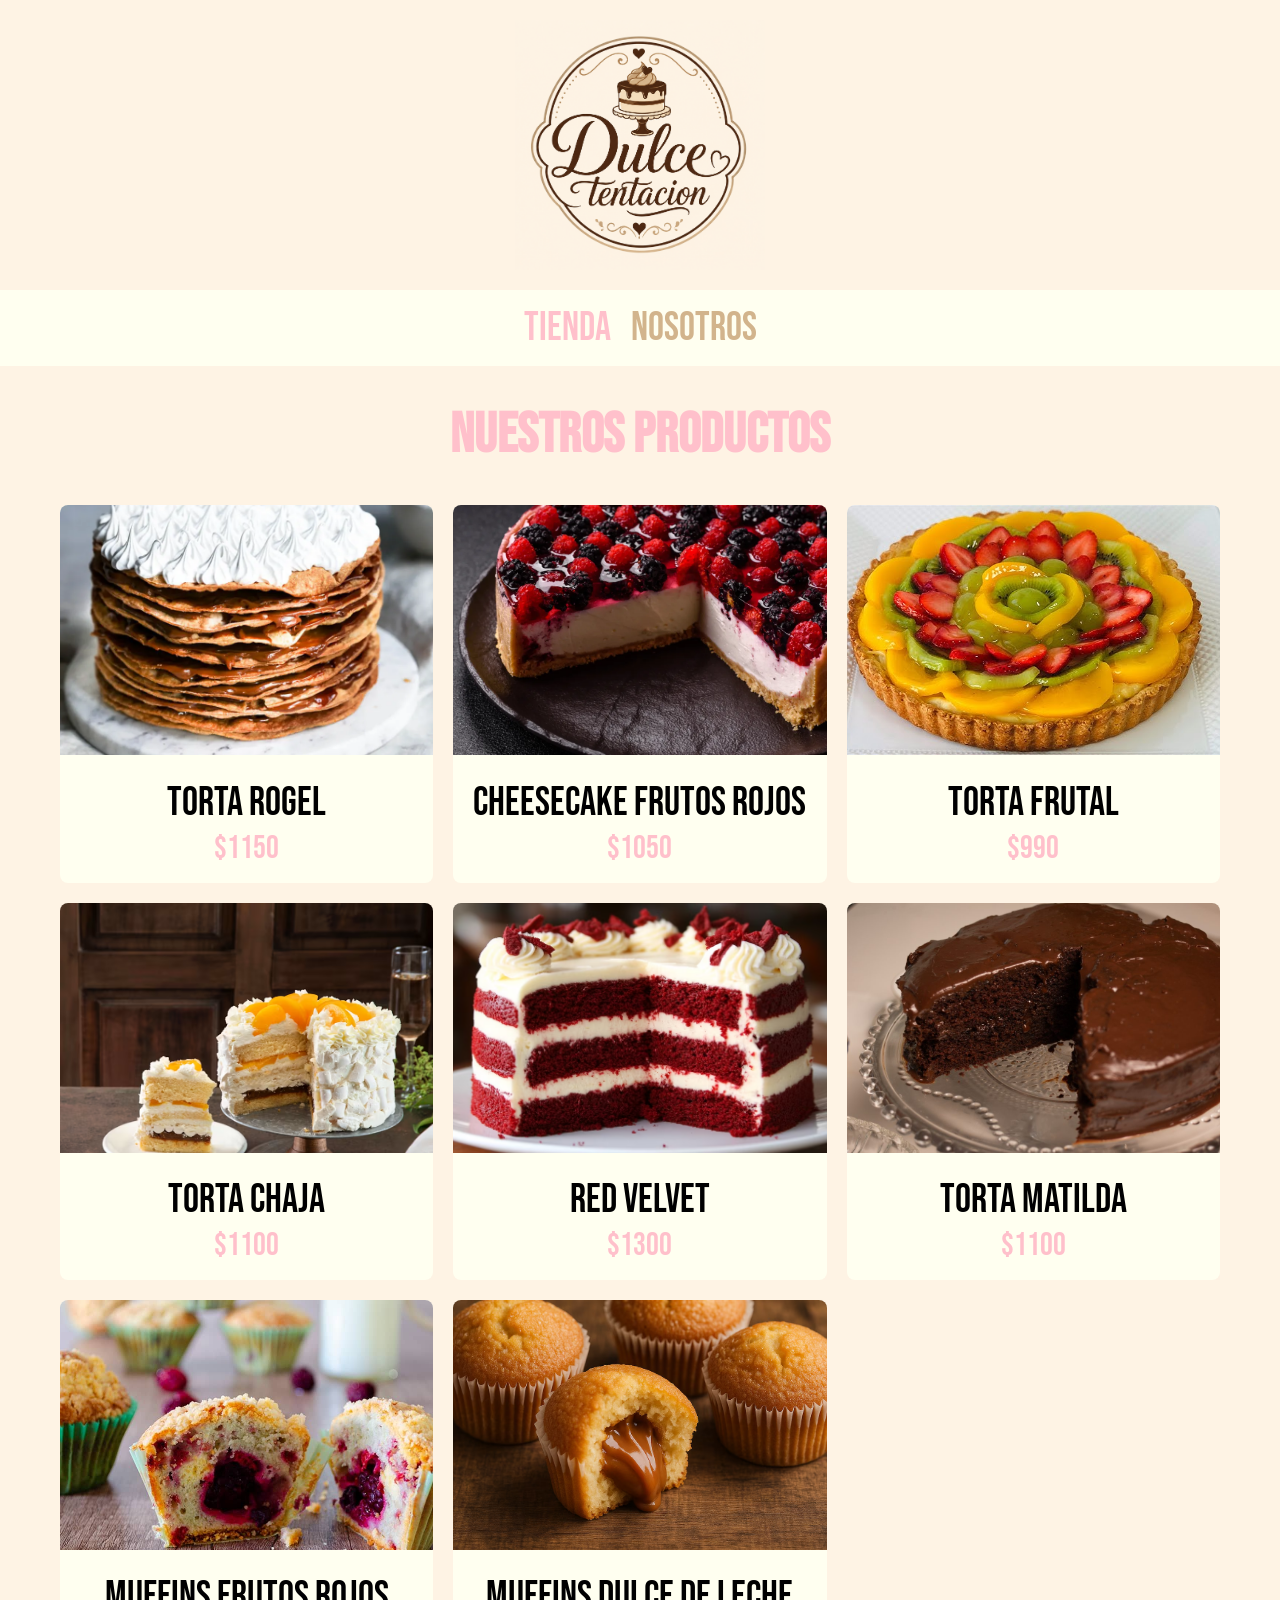
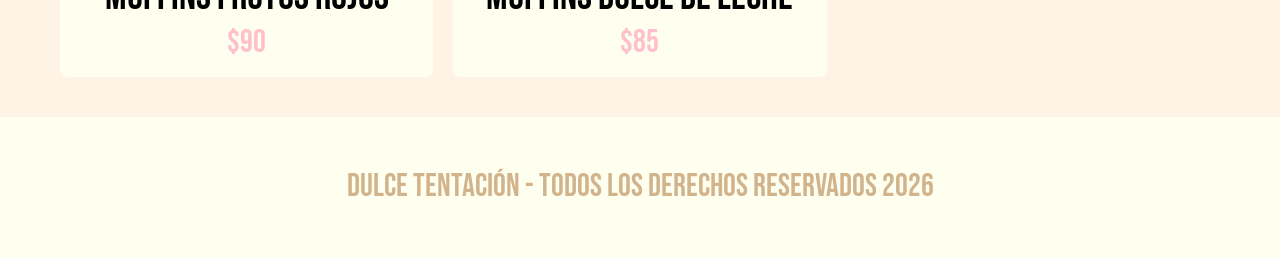
<file: index/index.html>
<!DOCTYPE html>
<html lang="es">
    <head>
        <meta charset="UTF-8">
        <meta name="viewport" content="width=device-width, initial-scale=1.0">
        <title>Dulce Tentación</title>

        <link rel="stylesheet" href="style/normalize.css">

        <link rel="preconnect" href="https://fonts.googleapis.com">
        <link rel="preconnect" href="https://fonts.gstatic.com" crossorigin>

        <link
            href="https://fonts.googleapis.com/css2?family=Bebas+Neue&display=swap"
            rel="stylesheet">

        <link rel="stylesheet" href="style/style.css">
    </head>

    <body>

        <header class="header">
            <a href="index.html">
                <img class="header__logo"
                    src="img/dulcetentacion marron beige.png"
                    alt="Logotipo Dulce Tentación">
            </a>
        </header>

        <nav class="navegacion">
            <a class="navegacion__enlace navegacion__enlace--activo"
                href="index.html">
                Tienda
            </a>

            <a class="navegacion__enlace" href="nosotros.html">
                Nosotros
            </a>
        </nav>

        <main class="contenedor">

            <h1>Nuestros Productos</h1>

            <div class="grid">

                <div class="producto">
                    <a href="producto.html">
                        <img class="producto__imagen" src="img/tortarogel.webp"
                            alt="Torta Rogel">

                        <div class="producto__informacion">
                            <p class="producto__nombre">Torta Rogel</p>
                            <p class="producto__precio">$1150</p>
                        </div>
                    </a>
                </div>

                <div class="producto">
                    <a href="cheesecake.html">
                        <img class="producto__imagen" src="img/cheesecake.webp"
                            alt="Cheesecake">

                        <div class="producto__informacion">
                            <p class="producto__nombre">Cheesecake frutos
                                rojos</p>
                            <p class="producto__precio">$1050</p>
                        </div>
                    </a>
                </div>

                <div class="producto">
                    <a href="tartafrutal.html">
                        <img class="producto__imagen" src="img/tartafrutal.jpg"
                            alt="Torta Frutal">

                        <div class="producto__informacion">
                            <p class="producto__nombre">Torta frutal</p>
                            <p class="producto__precio">$990</p>
                        </div>
                    </a>
                </div>

                <div class="producto">
                    <a href="chaja.html">
                        <img class="producto__imagen" src="img/tortachaja.avif"
                            alt="Torta Chaja">

                        <div class="producto__informacion">
                            <p class="producto__nombre">Torta Chaja</p>
                            <p class="producto__precio">$1100</p>
                        </div>
                    </a>
                </div>

                <div class="producto">
                    <a href="redvelvet.html">
                        <img class="producto__imagen" src="img/redvelvet.avif"
                            alt="Red Velvet">

                        <div class="producto__informacion">
                            <p class="producto__nombre">Red Velvet</p>
                            <p class="producto__precio">$1300</p>
                        </div>
                    </a>
                </div>

                <div class="producto">
                    <a href="matilda.html">
                        <img class="producto__imagen" src="img/Tortamatilda.jpg"
                            alt="Torta Matilda">

                        <div class="producto__informacion">
                            <p class="producto__nombre">Torta Matilda</p>
                            <p class="producto__precio">$1100</p>
                        </div>
                    </a>
                </div>

                <div class="producto">
                    <a href="muffinsfrutosrojos.html">
                        <img class="producto__imagen"
                            src="img/muffinsfrutosrojos.jpg"
                            alt="Muffins frutos rojos">

                        <div class="producto__informacion">
                            <p class="producto__nombre">Muffins frutos rojos</p>
                            <p class="producto__precio">$90</p>
                        </div>
                    </a>
                </div>

                <div class="producto">
                    <a href="muffinsddl.html">
                        <img class="producto__imagen" src="img/muffinsddl.avif"
                            alt="Muffins dulce de leche">

                        <div class="producto__informacion">
                            <p class="producto__nombre">Muffins dulce de
                                leche</p>
                            <p class="producto__precio">$85</p>
                        </div>
                    </a>
                </div>

            </div>

        </main>

        <footer class="footer">
            <p class="footer__texto">
                Dulce Tentación - Todos los derechos reservados 2026
            </p>
        </footer>

    </body>

</html>
</file>
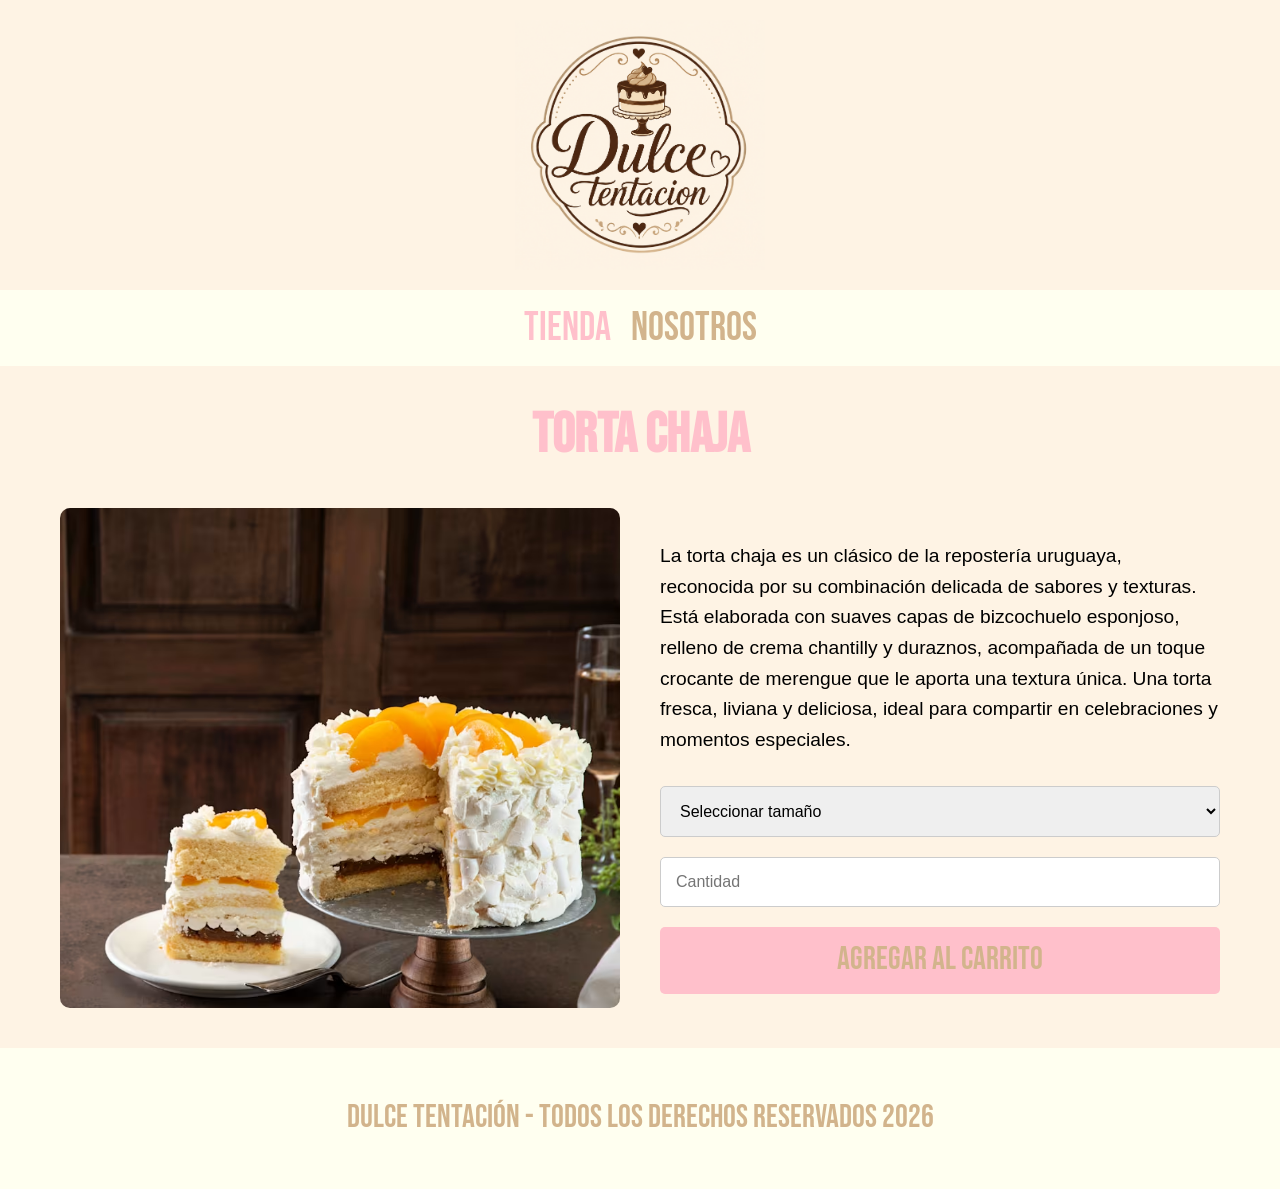
<file: index/chaja.html>
<!DOCTYPE html>
<html lang="en">
    <head>
        <meta charset="UTF-8">
        <meta name="viewport" content="width=device-width, initial-scale=1.0">
        <title>Dulce Tentación</title>
        <link rel="stylesheet" href="style/normalize.css">
        <link rel="preconnect" href="https://fonts.googleapis.com">
        <link rel="preconnect" href="https://fonts.gstatic.com" crossorigin>
        <link
            href="https://fonts.googleapis.com/css2?family=Bebas+Neue&display=swap"
            rel="stylesheet">

        <link rel="stylesheet" href="style/style.css">

    </head>
    <body>
        <header class="header">
            <a href="index.html">
                <img class="header__logo"
                    src="img/dulcetentacion marron beige.png" alt="logotipo">
            </a>
        </header>

        <nav class="navegacion">
            <a class="navegacion__enlace navegacion__enlace--activo"
                href="index.html">Tienda</a>
            <a class="navegacion__enlace" href="nosotros.html">Nosotros</a>
        </nav>

        <main class="contenedor">
            <h1>Torta Chaja</h1>
            <div class="torta">

                <img class="torta__imagen" src="img/tortachaja.avif"
                    alt="imagen del producto">

                <div class="torta__contenido">
                    <p>
                        La torta chaja es un clásico de la repostería uruguaya,
                        reconocida por su combinación delicada de sabores y
                        texturas. Está elaborada con suaves capas de bizcochuelo
                        esponjoso, relleno de crema chantilly y
                        duraznos, acompañada de un toque crocante de merengue
                        que le aporta una textura única. Una torta fresca,
                        liviana y deliciosa, ideal para compartir en
                        celebraciones y momentos especiales.</p>

                    <form class="formulario">
                        <select class="formulario_campo">
                            <option disabled selected> Seleccionar
                                tamaño</option>
                            <option>Chica</option>
                            <option>Mediana</option>
                            <option>Grande</option>
                        </select>
                        <input class="formulario_campo" type="number"
                            placeholder="Cantidad">
                        <input class="formulario_submit" type="submit"
                            value="Agregar al carrito">
                    </form>

                </div>
            </div>
        </main>

        <footer class="footer">
            <p class="footer__texto">Dulce Tentación - Todos los
                derechos
                reservados 2026</p>
        </footer>

    </body>
</html>
</file>
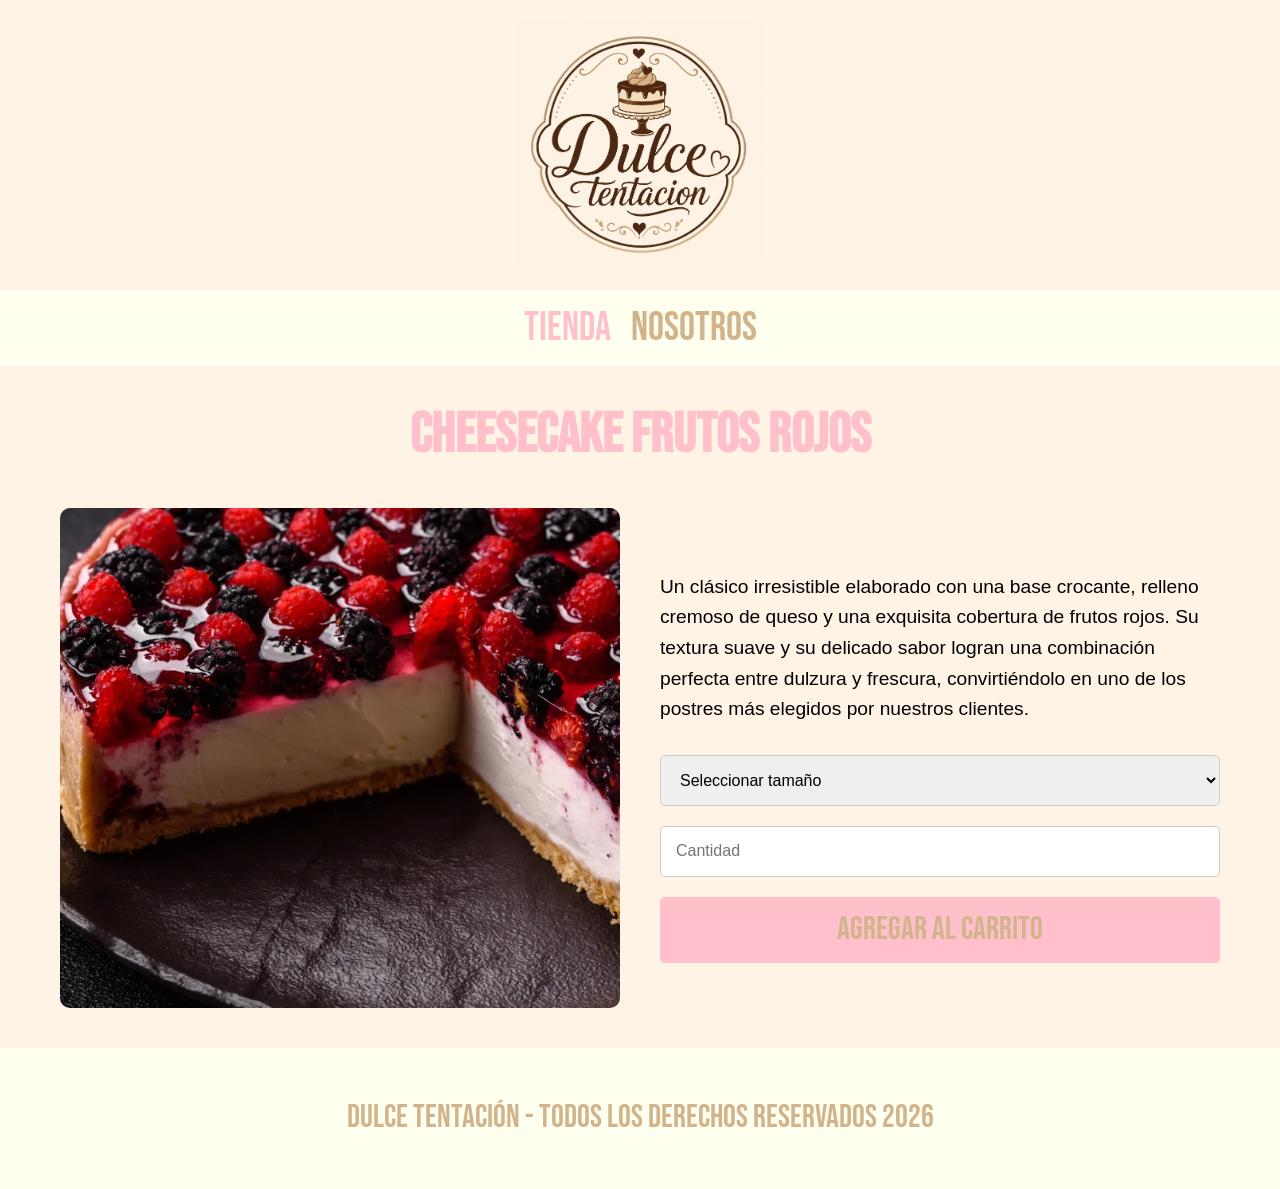
<file: index/cheesecake.html>
<!DOCTYPE html>
<html lang="en">
    <head>
        <meta charset="UTF-8">
        <meta name="viewport" content="width=device-width, initial-scale=1.0">
        <title>Dulce Tentación</title>
        <link rel="stylesheet" href="style/normalize.css">
        <link rel="preconnect" href="https://fonts.googleapis.com">
        <link rel="preconnect" href="https://fonts.gstatic.com" crossorigin>
        <link
            href="https://fonts.googleapis.com/css2?family=Bebas+Neue&display=swap"
            rel="stylesheet">

        <link rel="stylesheet" href="style/style.css">

    </head>
    <body>
        <header class="header">
            <a href="index.html">
                <img class="header__logo"
                    src="img/dulcetentacion marron beige.png" alt="logotipo">
            </a>
        </header>

        <nav class="navegacion">
            <a class="navegacion__enlace navegacion__enlace--activo"
                href="index.html">Tienda</a>
            <a class="navegacion__enlace" href="nosotros.html">Nosotros</a>
        </nav>

        <main class="contenedor">
            <h1>Cheesecake frutos rojos</h1>
            <div class="torta">

                <img class="torta__imagen" src="img/cheesecake.webp"
                    alt="imagen del producto">

                <div class="torta__contenido">
                    <p>
                       Un clásico irresistible elaborado con una base crocante, relleno cremoso de queso y una exquisita cobertura de frutos rojos. 
                       Su textura suave y su delicado sabor logran una combinación perfecta entre dulzura y frescura,
                        convirtiéndolo en uno de los postres más elegidos por nuestros clientes.
</p></p>

                    <form class="formulario">
                        <select class="formulario_campo">
                            <option disabled selected> Seleccionar
                                tamaño</option>
                            <option>Chica</option>
                            <option>Mediana</option>
                            <option>Grande</option>
                        </select>
                        <input class="formulario_campo" type="number"
                            placeholder="Cantidad">
                        <input class="formulario_submit" type="submit"
                            value="Agregar al carrito">
                    </form>

                </div>
            </div>
        </main>

        <footer class="footer">
            <p class="footer__texto">Dulce Tentación - Todos los
                derechos
                reservados 2026</p>
        </footer>

    </body>
</html>
</file>
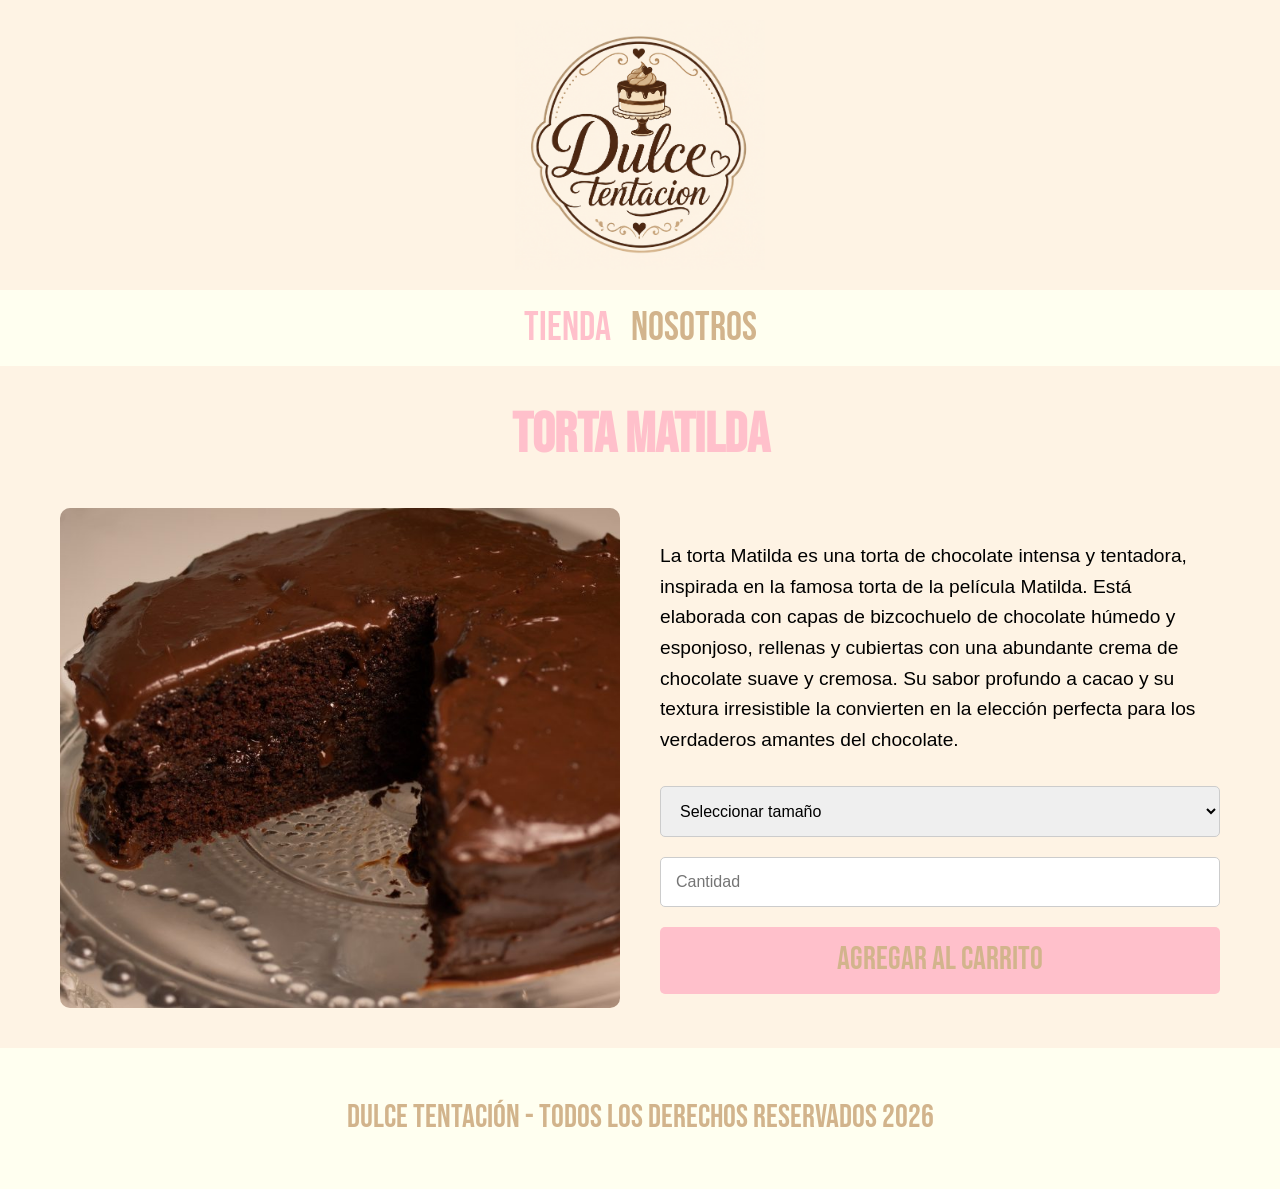
<file: index/matilda.html>
<!DOCTYPE html>
<html lang="en">
    <head>
        <meta charset="UTF-8">
        <meta name="viewport" content="width=device-width, initial-scale=1.0">
        <title>Dulce Tentación</title>
        <link rel="stylesheet" href="style/normalize.css">
        <link rel="preconnect" href="https://fonts.googleapis.com">
        <link rel="preconnect" href="https://fonts.gstatic.com" crossorigin>
        <link
            href="https://fonts.googleapis.com/css2?family=Bebas+Neue&display=swap"
            rel="stylesheet">

        <link rel="stylesheet" href="style/style.css">

    </head>
    <body>
        <header class="header">
            <a href="index.html">
                <img class="header__logo"
                    src="img/dulcetentacion marron beige.png" alt="logotipo">
            </a>
        </header>

        <nav class="navegacion">
            <a class="navegacion__enlace navegacion__enlace--activo"
                href="index.html">Tienda</a>
            <a class="navegacion__enlace" href="nosotros.html">Nosotros</a>
        </nav>

        <main class="contenedor">
            <h1>Torta Matilda</h1>
            <div class="torta">

                <img class="torta__imagen" src="img/Tortamatilda.jpg"
                    alt="imagen del producto">

                <div class="torta__contenido">
                    <p>
                        La torta Matilda es una torta de chocolate intensa y
                        tentadora, inspirada en la famosa torta de la película
                        Matilda. Está elaborada con capas de bizcochuelo de
                        chocolate húmedo y esponjoso, rellenas y cubiertas con
                        una abundante crema de chocolate suave y cremosa. Su
                        sabor profundo a cacao y su textura irresistible la
                        convierten en la elección perfecta para los verdaderos
                        amantes del chocolate.</p>

                    <form class="formulario">
                        <select class="formulario_campo">
                            <option disabled selected> Seleccionar
                                tamaño</option>
                            <option>Chica</option>
                            <option>Mediana</option>
                            <option>Grande</option>
                        </select>
                        <input class="formulario_campo" type="number"
                            placeholder="Cantidad">
                        <input class="formulario_submit" type="submit"
                            value="Agregar al carrito">
                    </form>

                </div>
            </div>
        </main>

        <footer class="footer">
            <p class="footer__texto">Dulce Tentación - Todos los
                derechos
                reservados 2026</p>
        </footer>

    </body>
</html>
</file>
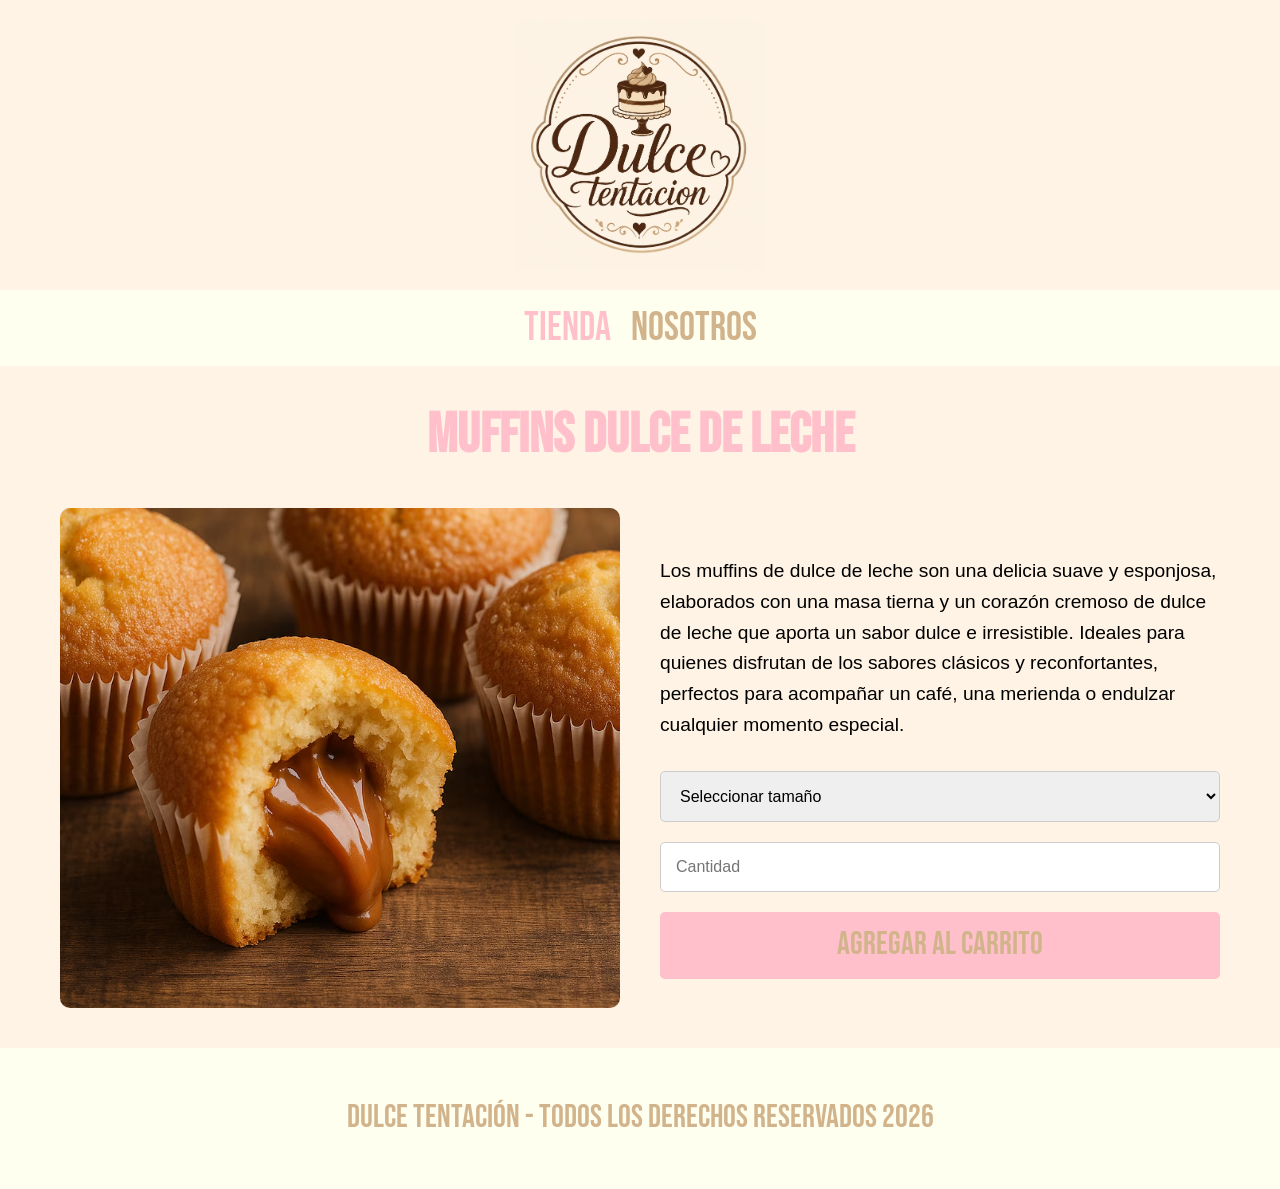
<file: index/muffinsddl.html>
<!DOCTYPE html>
<html lang="en">
    <head>
        <meta charset="UTF-8">
        <meta name="viewport" content="width=device-width, initial-scale=1.0">
        <title>Dulce Tentación</title>
        <link rel="stylesheet" href="style/normalize.css">
        <link rel="preconnect" href="https://fonts.googleapis.com">
        <link rel="preconnect" href="https://fonts.gstatic.com" crossorigin>
        <link
            href="https://fonts.googleapis.com/css2?family=Bebas+Neue&display=swap"
            rel="stylesheet">

        <link rel="stylesheet" href="style/style.css">

    </head>
    <body>
        <header class="header">
            <a href="index.html">
                <img class="header__logo"
                    src="img/dulcetentacion marron beige.png" alt="logotipo">
            </a>
        </header>

        <nav class="navegacion">
            <a class="navegacion__enlace navegacion__enlace--activo"
                href="index.html">Tienda</a>
            <a class="navegacion__enlace" href="nosotros.html">Nosotros</a>
        </nav>

        <main class="contenedor">
            <h1>Muffins dulce de leche</h1>
            <div class="torta">

                <img class="torta__imagen" src="img/muffinsddl.avif"
                    alt="imagen del producto">

                <div class="torta__contenido">
                    <p>
                        Los muffins de dulce de leche son una delicia suave y
                        esponjosa, elaborados con una masa tierna y un corazón
                        cremoso de dulce de leche que aporta un sabor dulce e
                        irresistible. Ideales para quienes disfrutan de los
                        sabores clásicos y reconfortantes, perfectos para
                        acompañar un café, una merienda o endulzar cualquier
                        momento especial.</p>

                    <form class="formulario">
                        <select class="formulario_campo">
                            <option disabled selected> Seleccionar
                                tamaño</option>
                            <option>Chica</option>
                            <option>Mediana</option>
                            <option>Grande</option>
                        </select>
                        <input class="formulario_campo" type="number"
                            placeholder="Cantidad">
                        <input class="formulario_submit" type="submit"
                            value="Agregar al carrito">
                    </form>

                </div>
            </div>
        </main>

        <footer class="footer">
            <p class="footer__texto">Dulce Tentación - Todos los
                derechos
                reservados 2026</p>
        </footer>

    </body>
</html>
</file>
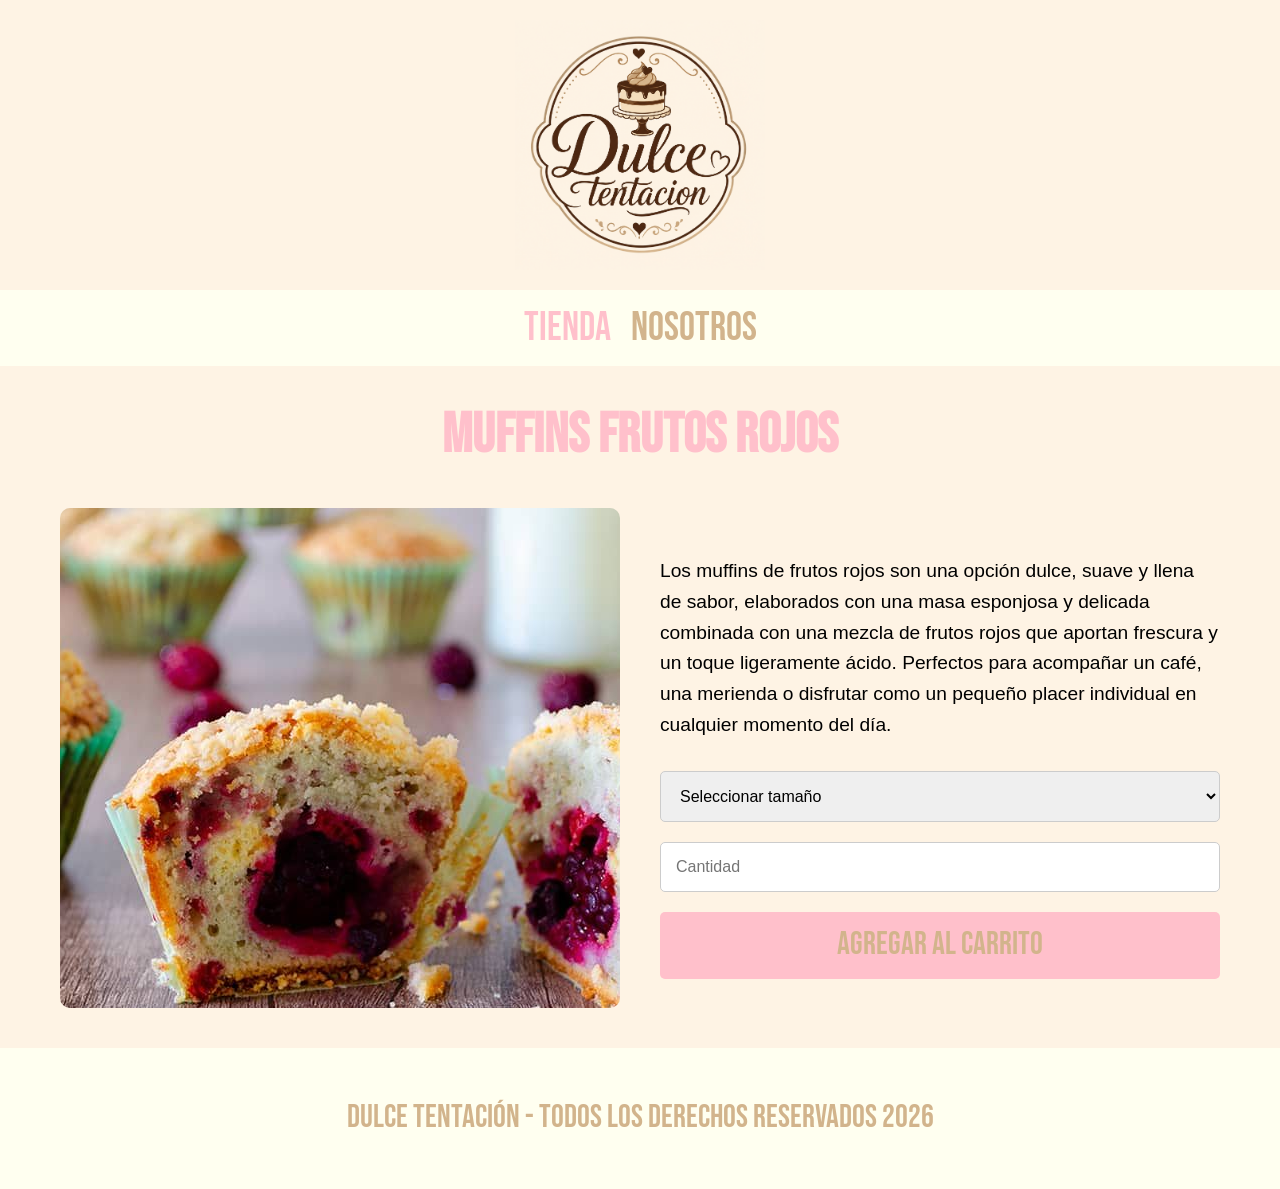
<file: index/muffinsfrutosrojos.html>
<!DOCTYPE html>
<html lang="en">
    <head>
        <meta charset="UTF-8">
        <meta name="viewport" content="width=device-width, initial-scale=1.0">
        <title>Dulce Tentación</title>
        <link rel="stylesheet" href="style/normalize.css">
        <link rel="preconnect" href="https://fonts.googleapis.com">
        <link rel="preconnect" href="https://fonts.gstatic.com" crossorigin>
        <link
            href="https://fonts.googleapis.com/css2?family=Bebas+Neue&display=swap"
            rel="stylesheet">

        <link rel="stylesheet" href="style/style.css">

    </head>
    <body>
        <header class="header">
            <a href="index.html">
                <img class="header__logo"
                    src="img/dulcetentacion marron beige.png" alt="logotipo">
            </a>
        </header>

        <nav class="navegacion">
            <a class="navegacion__enlace navegacion__enlace--activo"
                href="index.html">Tienda</a>
            <a class="navegacion__enlace" href="nosotros.html">Nosotros</a>
        </nav>

        <main class="contenedor">
            <h1>Muffins frutos rojos</h1>
            <div class="torta">

                <img class="torta__imagen" src="img/muffinsfrutosrojos.jpg"
                    alt="imagen del producto">

                <div class="torta__contenido">
                    <p>
                        Los muffins de frutos rojos son una opción dulce, suave
                        y llena de sabor, elaborados con una masa esponjosa y
                        delicada combinada con una mezcla de frutos rojos que
                        aportan frescura y un toque ligeramente ácido. Perfectos
                        para acompañar un café, una merienda o disfrutar como un
                        pequeño placer individual en cualquier momento del
                        día.</p>

                    <form class="formulario">
                        <select class="formulario_campo">
                            <option disabled selected> Seleccionar
                                tamaño</option>
                            <option>Chica</option>
                            <option>Mediana</option>
                            <option>Grande</option>
                        </select>
                        <input class="formulario_campo" type="number"
                            placeholder="Cantidad">
                        <input class="formulario_submit" type="submit"
                            value="Agregar al carrito">
                    </form>

                </div>
            </div>
        </main>

        <footer class="footer">
            <p class="footer__texto">Dulce Tentación - Todos los
                derechos
                reservados 2026</p>
        </footer>

    </body>
</html>
</file>
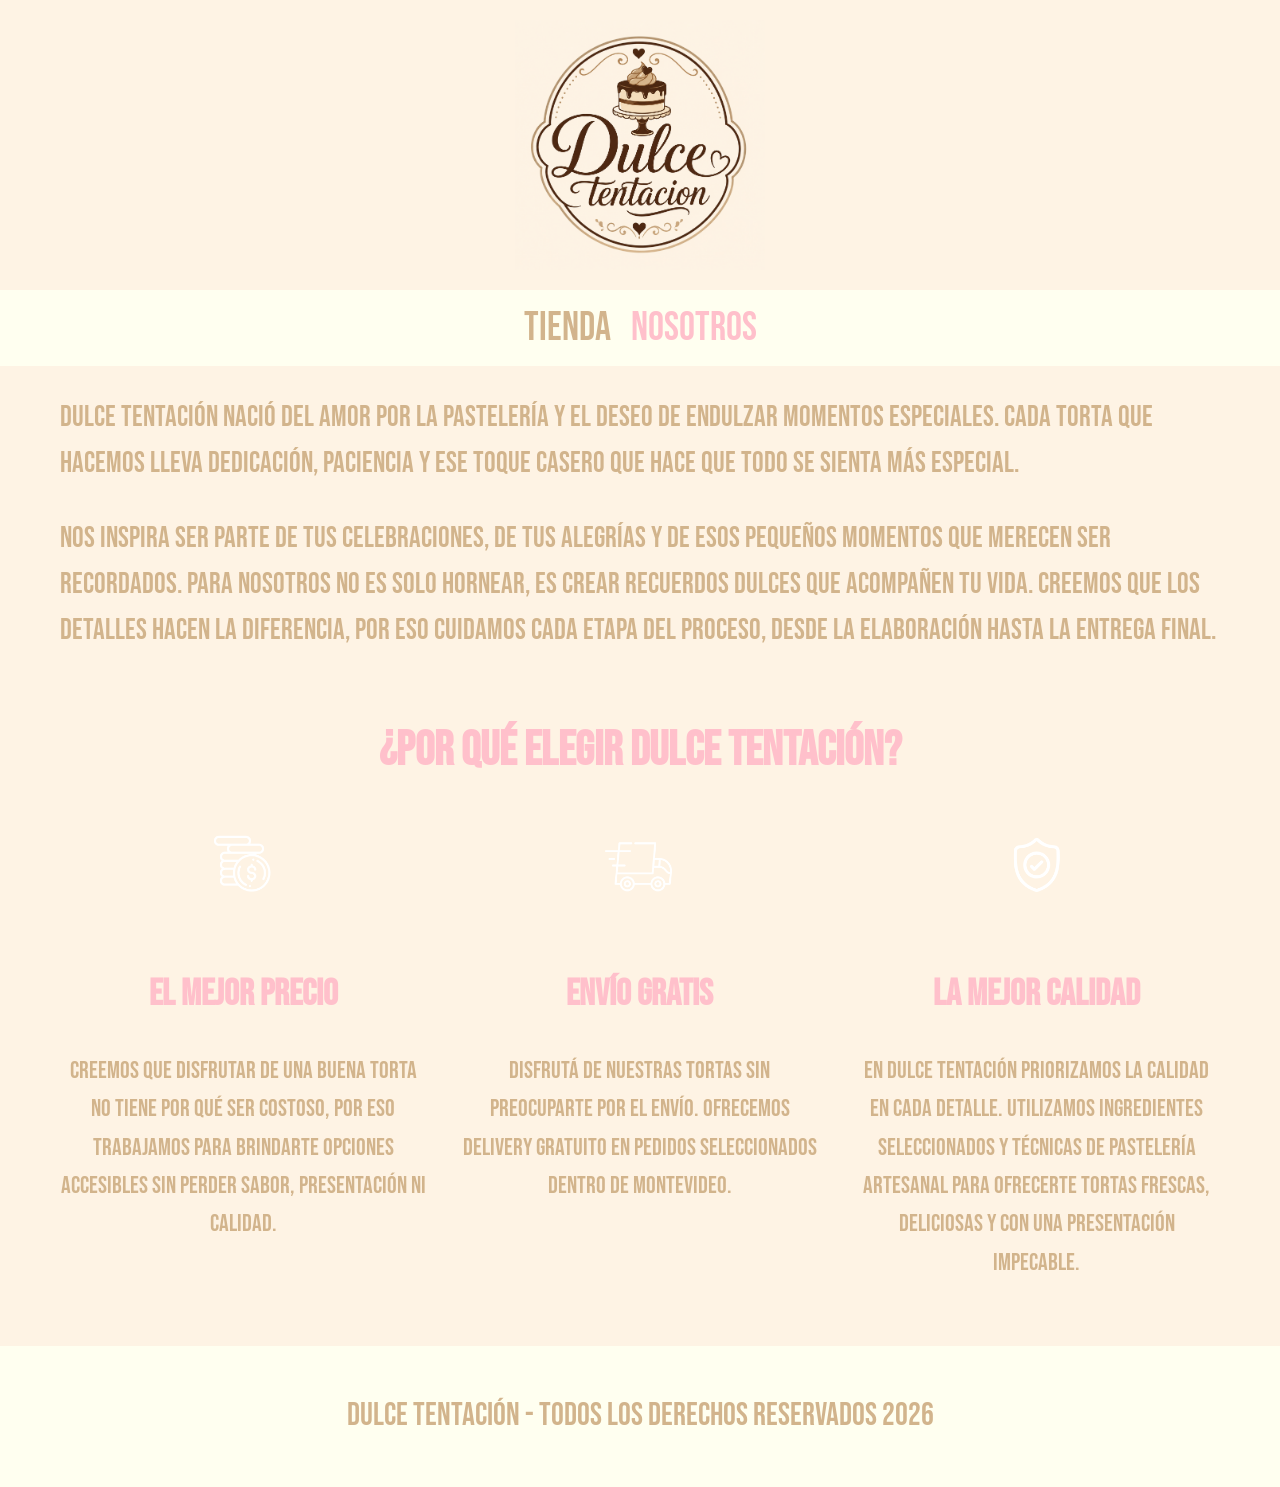
<file: index/nosotros.html>
<!DOCTYPE html>
<html lang="en">
    <head>
        <meta charset="UTF-8">
        <meta name="viewport" content="width=device-width, initial-scale=1.0">
        <title>Dulce Tentación</title>
        <link rel="stylesheet" href="style/normalize.css">
        <link rel="preconnect" href="https://fonts.googleapis.com">
        <link rel="preconnect" href="https://fonts.gstatic.com" crossorigin>
        <link
            href="https://fonts.googleapis.com/css2?family=Bebas+Neue&display=swap"
            rel="stylesheet">

        <link rel="stylesheet" href="style/style.css">

    </head>
    <body>
        <header class="header">
            <a href="index.html">
                <img class="header__logo"
                    src="img/dulcetentacion marron beige.png" alt="logotipo">
            </a>
        </header>

        <nav class="navegacion">
            <a class="navegacion__enlace" href="index.html">Tienda</a>
            <a class="navegacion__enlace navegacion__enlace--activo"
                href="nosotros.html">Nosotros</a>
        </nav>

        <main class="contenedor">

            <div class="nosotros">

                <div class="nosotros__contenido">

                    <p>
                        Dulce Tentación nació del amor por la pastelería y el
                        deseo de endulzar momentos especiales.
                        Cada torta que hacemos lleva dedicación, paciencia y ese
                        toque casero que hace que todo se sienta más especial.
                    </p>

                    <p>
                        Nos inspira ser parte de tus celebraciones, de tus
                        alegrías y de esos pequeños momentos que merecen ser
                        recordados. Para nosotros no es solo hornear, es crear
                        recuerdos dulces que acompañen tu vida.

                        Creemos que los detalles hacen la diferencia, por eso
                        cuidamos cada etapa del proceso, desde la elaboración
                        hasta la entrega final.
                    </p>

                </div>

            </div>

        </main>

        <section class="contenedor comprar">

            <h2 class="comprar_titulo">
                ¿Por qué elegir Dulce Tentación?
            </h2>

            <div class="bloques">

                <div class="bloque">

                    <img class="bloque_imagen" src="img/icono_1.png"
                        alt="Por qué comprar">

                    <h3 class="bloque__titulo">
                        El mejor precio
                    </h3>

                    <p>
                        Creemos que disfrutar de una buena torta no tiene por
                        qué
                        ser costoso, por eso trabajamos para brindarte opciones
                        accesibles sin perder sabor, presentación ni calidad.
                    </p>

                </div>

                <div class="bloque">

                    <img class="bloque_imagen" src="img/icono_3.png"
                        alt="Por qué comprar">

                    <h3 class="bloque__titulo">
                        Envío gratis
                    </h3>

                    <p>
                        Disfrutá de nuestras tortas sin preocuparte por el
                        envío.
                        Ofrecemos delivery gratuito en pedidos seleccionados
                        dentro de Montevideo.
                    </p>

                </div>

                <div class="bloque">

                    <img class="bloque_imagen" src="img/icono_4.png"
                        alt="Por qué comprar">

                    <h3 class="bloque__titulo">
                        La mejor calidad
                    </h3>

                    <p>
                        En Dulce Tentación priorizamos la calidad en cada
                        detalle.
                        Utilizamos ingredientes seleccionados y técnicas de
                        pastelería artesanal para ofrecerte tortas frescas,
                        deliciosas y con una presentación impecable.
                    </p>

                </div>

            </div>

        </section>
        <footer class="footer">
            <p class="footer__texto">Dulce Tentación - Todos los derechos
                reservados 2026</p>
        </footer>

    </body>
</html>
</file>
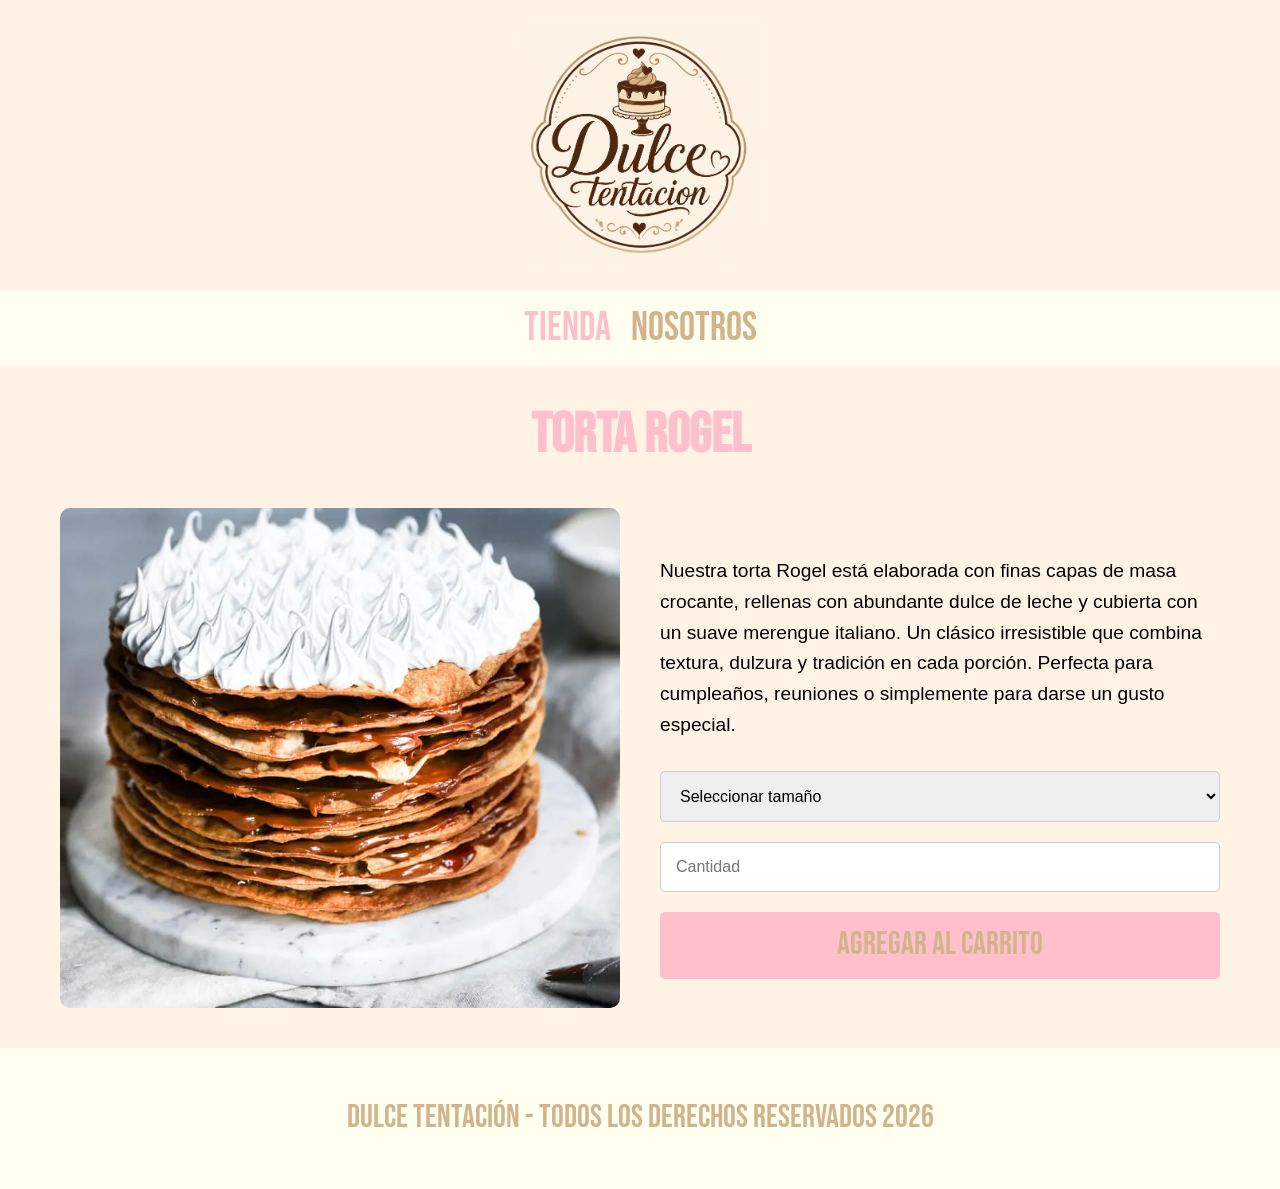
<file: index/producto.html>
<!DOCTYPE html>
<html lang="en">
    <head>
        <meta charset="UTF-8">
        <meta name="viewport" content="width=device-width, initial-scale=1.0">
        <title>Dulce Tentación</title>

        <link rel="stylesheet" href="style/normalize.css">

        <link rel="preconnect" href="https://fonts.googleapis.com">
        <link rel="preconnect" href="https://fonts.gstatic.com" crossorigin>

        <link
            href="https://fonts.googleapis.com/css2?family=Bebas+Neue&display=swap"
            rel="stylesheet">

        <link rel="stylesheet" href="style/style.css">
    </head>
    <body>
        <header class="header">
            <a href="index.html">
                <img class="header__logo"
                    src="img/dulcetentacion marron beige.png" alt="logotipo">
            </a>
        </header>

        <nav class="navegacion">
            <a class="navegacion__enlace navegacion__enlace--activo"
                href="index.html">Tienda</a>
            <a class="navegacion__enlace" href="nosotros.html">Nosotros</a>
        </nav>

        <main class="contenedor">
            <h1>Torta Rogel</h1>
            <div class="torta">

                <img class="torta__imagen" src="img/tortarogel.webp"
                    alt="imagen del producto">

                <div class="torta__contenido">
                    <p>
                        Nuestra torta Rogel está elaborada con finas capas de
                        masa crocante, rellenas con abundante dulce de leche y
                        cubierta con un suave merengue italiano. Un clásico
                        irresistible que combina textura, dulzura y tradición en
                        cada porción. Perfecta para cumpleaños, reuniones o
                        simplemente para darse un gusto especial.</p>

                    <form class="formulario">
                        <select class="formulario_campo">
                            <option disabled selected> Seleccionar
                                tamaño</option>
                            <option>Chica</option>
                            <option>Mediana</option>
                            <option>Grande</option>
                        </select>
                        <input class="formulario_campo" type="number"
                            placeholder="Cantidad">
                        <input class="formulario_submit" type="submit"
                            value="Agregar al carrito">
                    </form>

                </div>
            </div>
        </main>

        <footer class="footer">
            <p class="footer__texto">Dulce Tentación - Todos los
                derechos
                reservados 2026</p>
        </footer>

    </body>
</html>
</file>
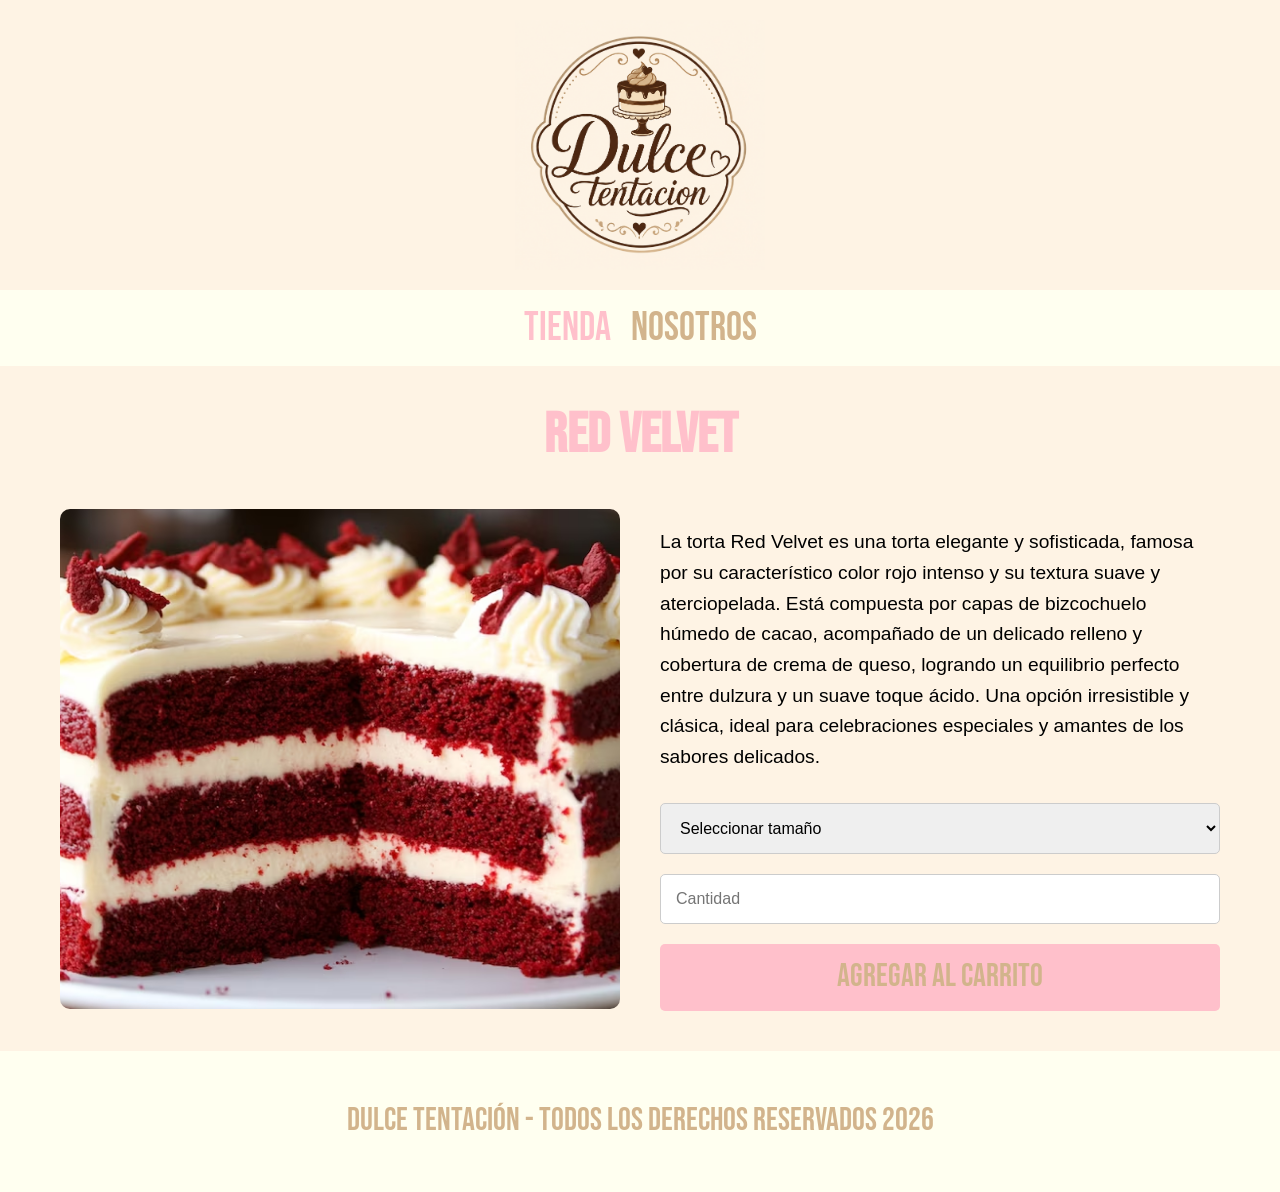
<file: index/redvelvet.html>
<!DOCTYPE html>
<html lang="en">
    <head>
        <meta charset="UTF-8">
        <meta name="viewport" content="width=device-width, initial-scale=1.0">
        <title>Dulce Tentación</title>
        <link rel="stylesheet" href="style/normalize.css">
        <link rel="preconnect" href="https://fonts.googleapis.com">
        <link rel="preconnect" href="https://fonts.gstatic.com" crossorigin>
        <link
            href="https://fonts.googleapis.com/css2?family=Bebas+Neue&display=swap"
            rel="stylesheet">

        <link rel="stylesheet" href="style/style.css">

    </head>
    <body>
        <header class="header">
            <a href="index.html">
                <img class="header__logo"
                    src="img/dulcetentacion marron beige.png" alt="logotipo">
            </a>
        </header>

        <nav class="navegacion">
            <a class="navegacion__enlace navegacion__enlace--activo"
                href="index.html">Tienda</a>
            <a class="navegacion__enlace" href="nosotros.html">Nosotros</a>
        </nav>

        <main class="contenedor">
            <h1>Red Velvet</h1>
            <div class="torta">

                <img class="torta__imagen" src="img/redvelvet.avif"
                    alt="imagen del producto">

                <div class="torta__contenido">
                    <p>
                        La torta Red Velvet es una torta elegante y sofisticada,
                        famosa por su característico color rojo intenso y su
                        textura suave y aterciopelada. Está compuesta por capas
                        de bizcochuelo húmedo de cacao, acompañado de un
                        delicado relleno y cobertura de crema de queso, logrando
                        un equilibrio perfecto entre dulzura y un suave toque
                        ácido. Una opción irresistible y clásica, ideal para
                        celebraciones especiales y amantes de los sabores
                        delicados.</p>

                    <form class="formulario">
                        <select class="formulario_campo">
                            <option disabled selected> Seleccionar
                                tamaño</option>
                            <option>Chica</option>
                            <option>Mediana</option>
                            <option>Grande</option>
                        </select>
                        <input class="formulario_campo" type="number"
                            placeholder="Cantidad">
                        <input class="formulario_submit" type="submit"
                            value="Agregar al carrito">
                    </form>

                </div>
            </div>
        </main>

        <footer class="footer">
            <p class="footer__texto">Dulce Tentación - Todos los
                derechos
                reservados 2026</p>
        </footer>

    </body>
</html>
</file>
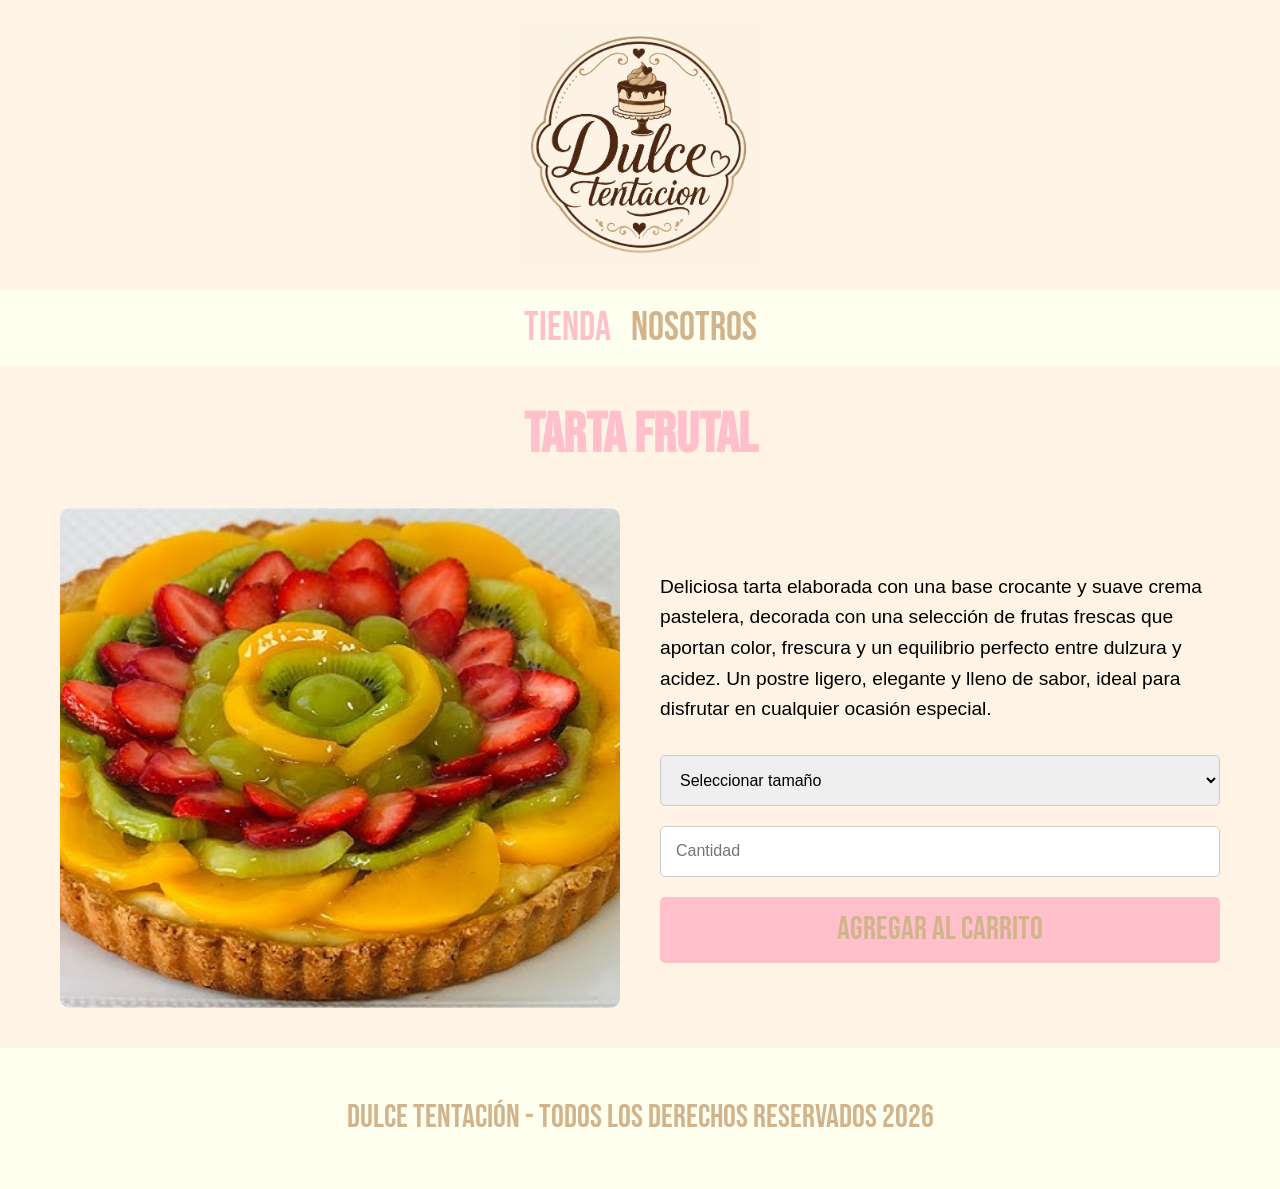
<file: index/tartafrutal.html>
<!DOCTYPE html>
<html lang="en">
    <head>
        <meta charset="UTF-8">
        <meta name="viewport" content="width=device-width, initial-scale=1.0">
        <title>Dulce Tentación</title>
        <link rel="stylesheet" href="style/normalize.css">
        <link rel="preconnect" href="https://fonts.googleapis.com">
        <link rel="preconnect" href="https://fonts.gstatic.com" crossorigin>
        <link
            href="https://fonts.googleapis.com/css2?family=Bebas+Neue&display=swap"
            rel="stylesheet">

        <link rel="stylesheet" href="style/style.css">

    </head>
    <body>
        <header class="header">
            <a href="index.html">
                <img class="header__logo"
                    src="img/dulcetentacion marron beige.png" alt="logotipo">
            </a>
        </header>

        <nav class="navegacion">
            <a class="navegacion__enlace navegacion__enlace--activo"
                href="index.html">Tienda</a>
            <a class="navegacion__enlace" href="nosotros.html">Nosotros</a>
        </nav>

        <main class="contenedor">
            <h1>Tarta Frutal</h1>
            <div class="torta">

                <img class="torta__imagen" src="img/tartafrutal.jpg"
                    alt="imagen del producto">

                <div class="torta__contenido">
                    <p>
                        Deliciosa tarta elaborada con una base crocante y suave
                        crema pastelera, decorada con una selección de frutas
                        frescas que aportan color, frescura y un equilibrio
                        perfecto entre dulzura y acidez. Un postre ligero,
                        elegante y lleno de sabor, ideal para disfrutar en
                        cualquier ocasión especial.</p>

                    <form class="formulario">
                        <select class="formulario_campo">
                            <option disabled selected> Seleccionar
                                tamaño</option>
                            <option>Chica</option>
                            <option>Mediana</option>
                            <option>Grande</option>
                        </select>
                        <input class="formulario_campo" type="number"
                            placeholder="Cantidad">
                        <input class="formulario_submit" type="submit"
                            value="Agregar al carrito">
                    </form>

                </div>
            </div>
        </main>

        <footer class="footer">
            <p class="footer__texto">Dulce Tentación - Todos los
                derechos
                reservados 2026</p>
        </footer>

    </body>
</html>
</file>
<file: index/style/style.css>
:root {
    --primario: #FEF3E4;
    --primarioOscuro: #FFFFF0;
    --secundario: #FFC0CB;
    --blanco: #D2B48C;
    --negro: #000;
    --fuentePrincipal: "Bebas Neue", sans-serif;
}

* {
    box-sizing: border-box;
}

body {
    background: var(--primario);
    font-family: Arial, sans-serif;
    margin: 0;
    padding: 0;
}

.contenedor {
    max-width: 1200px;
    margin: 0 auto;
    padding: 0 20px;
}

h1 {
    text-align: center;
    color: var(--secundario);
    font-family: var(--fuentePrincipal);
    font-size: 3.5rem;
}

.header__logo {
    display: block;
    max-width: 250px;
    width: 80%;
    margin: 20px auto;
}

.navegacion {
    background-color: var(--primarioOscuro);
    padding: 15px;
    display: flex;
    justify-content: center;
    gap: 20px;
}

.navegacion__enlace {
    font-family: var(--fuentePrincipal);
    color: var(--blanco);
    font-size: 2.5rem;
    text-decoration: none;
}

.navegacion__enlace--activo {
    color: var(--secundario);
}

/* --- LA MAGIA RESPONSIVE FÁCIL ACÁ --- */
.grid {
    display: grid;
    /* Esto le dice: poné columnas de mínimo 280px. Si no entrás, tirate abajo solo */
    grid-template-columns: repeat(auto-fit, minmax(280px, 1fr));
    gap: 20px;
    width: 100%;
}

.producto {
    background-color: var(--primarioOscuro);
    border-radius: 8px;
    overflow: hidden;
}

.producto>a {
    text-decoration: none;
    color: inherit;
    display: block;
}

.producto__imagen {
    width: 100%;
    height: 250px;
    object-fit: cover;
}

.producto__informacion {
    padding: 15px;
    text-align: center;
}

.producto__nombre {
    font-family: var(--fuentePrincipal);
    font-size: 2.5rem;
    margin: 5px 0;
}

.producto__precio {
    font-family: var(--fuentePrincipal);
    font-size: 2rem;
    color: var(--secundario);
    margin: 0;
}

.footer {
    background-color: var(--primarioOscuro);
    text-align: center;
    padding: 20px;
    margin-top: 40px;
    font-family: var(--fuentePrincipal);
    font-size: 2rem;
    color: var(--blanco);
}

/* ===== PRUEBA RESPONSIVE ===== */

.footer {
    background-color: var(--primarioOscuro);
    text-align: center;
    padding: 20px;
    margin-top: 40px;
    font-family: var(--fuentePrincipal);
    font-size: 2rem;
    color: var(--blanco);
}

@media (min-width: 768px) {
    .dos-columnas {
        display: grid;
        grid-template-columns: 50% 50%;
    }
}

/* PRODUCTO INDIVIDUAL */

.torta {
    display: grid;
    grid-template-columns: 1fr 1fr;
    gap: 40px;
    align-items: center;
    margin-top: 40px;
}

.torta__imagen {
    width: 100%;
    height: 500px;
    object-fit: cover;
    border-radius: 10px;
}

.torta__contenido {
    font-size: 1.2rem;
    line-height: 1.6;
}

.formulario {
    display: flex;
    flex-direction: column;
    gap: 20px;
    margin-top: 30px;
}

.formulario_campo {
    padding: 15px;
    font-size: 1rem;
    border: 1px solid #ccc;
    border-radius: 5px;
}

.formulario_submit {
    background-color: var(--secundario);
    color: white;
    border: none;
    padding: 15px;
    font-size: 1.2rem;
    cursor: pointer;
    border-radius: 5px;
}


@media (max-width: 768px) {

    .torta {
        grid-template-columns: 1fr;
    }

    .torta__imagen {
        height: 350px;
    }

}

.formulario_submit {
    background-color: var(--secundario);
    color: var(--blanco);
    border: none;
    padding: 15px;
    font-family: var(--fuentePrincipal);
    font-size: 2rem;
    cursor: pointer;
    border-radius: 5px;
}

.formulario_submit:hover {
    background-color: var(--primarioOscuro);
}

/* ORDEN PAGINA NOSOTROS */

.nosotros {
    display: grid;
    grid-template-columns: 1fr 1fr;
    gap: 40px;
    align-items: center;
}

.nosotros__imagen {
    width: 100%;
    max-width: 400px;
    margin: 0 auto;
}


.bloques {
    display: grid;
    grid-template-columns: repeat(3, 1fr);
    gap: 30px;
}


.bloque {
    text-align: center;
}


.bloque_imagen {
    width: 100px;
    height: auto;
}


@media (max-width: 768px) {

    .nosotros {
        grid-template-columns: 1fr;
    }

    .bloques {
        grid-template-columns: 1fr;
    }

}

/* AJUSTES FINALES NOSOTROS */

.nosotros__contenido p {
    font-family: var(--fuentePrincipal);
    color: var(--blanco);
    font-size: 1.8rem;
    line-height: 1.6;
}


.nosotros__imagen {
    width: 100%;
    max-width: 350px;
}


.comprar_titulo {
    font-family: var(--fuentePrincipal);
    color: var(--secundario);
    font-size: 3rem;
    text-align: center;
}


.bloque {
    text-align: center;
}


.bloque_imagen {
    width: 120px;
    height: auto;
    margin-bottom: 20px;
}


.bloque__titulo {
    font-family: var(--fuentePrincipal);
    color: var(--secundario);
    font-size: 2.3rem;
}


.bloque p {
    font-family: var(--fuentePrincipal);
    color: var(--blanco);
    font-size: 1.5rem;
    line-height: 1.6;
}

.nosotros__contenido {
    grid-column: 1 / -1;
}
</file>
